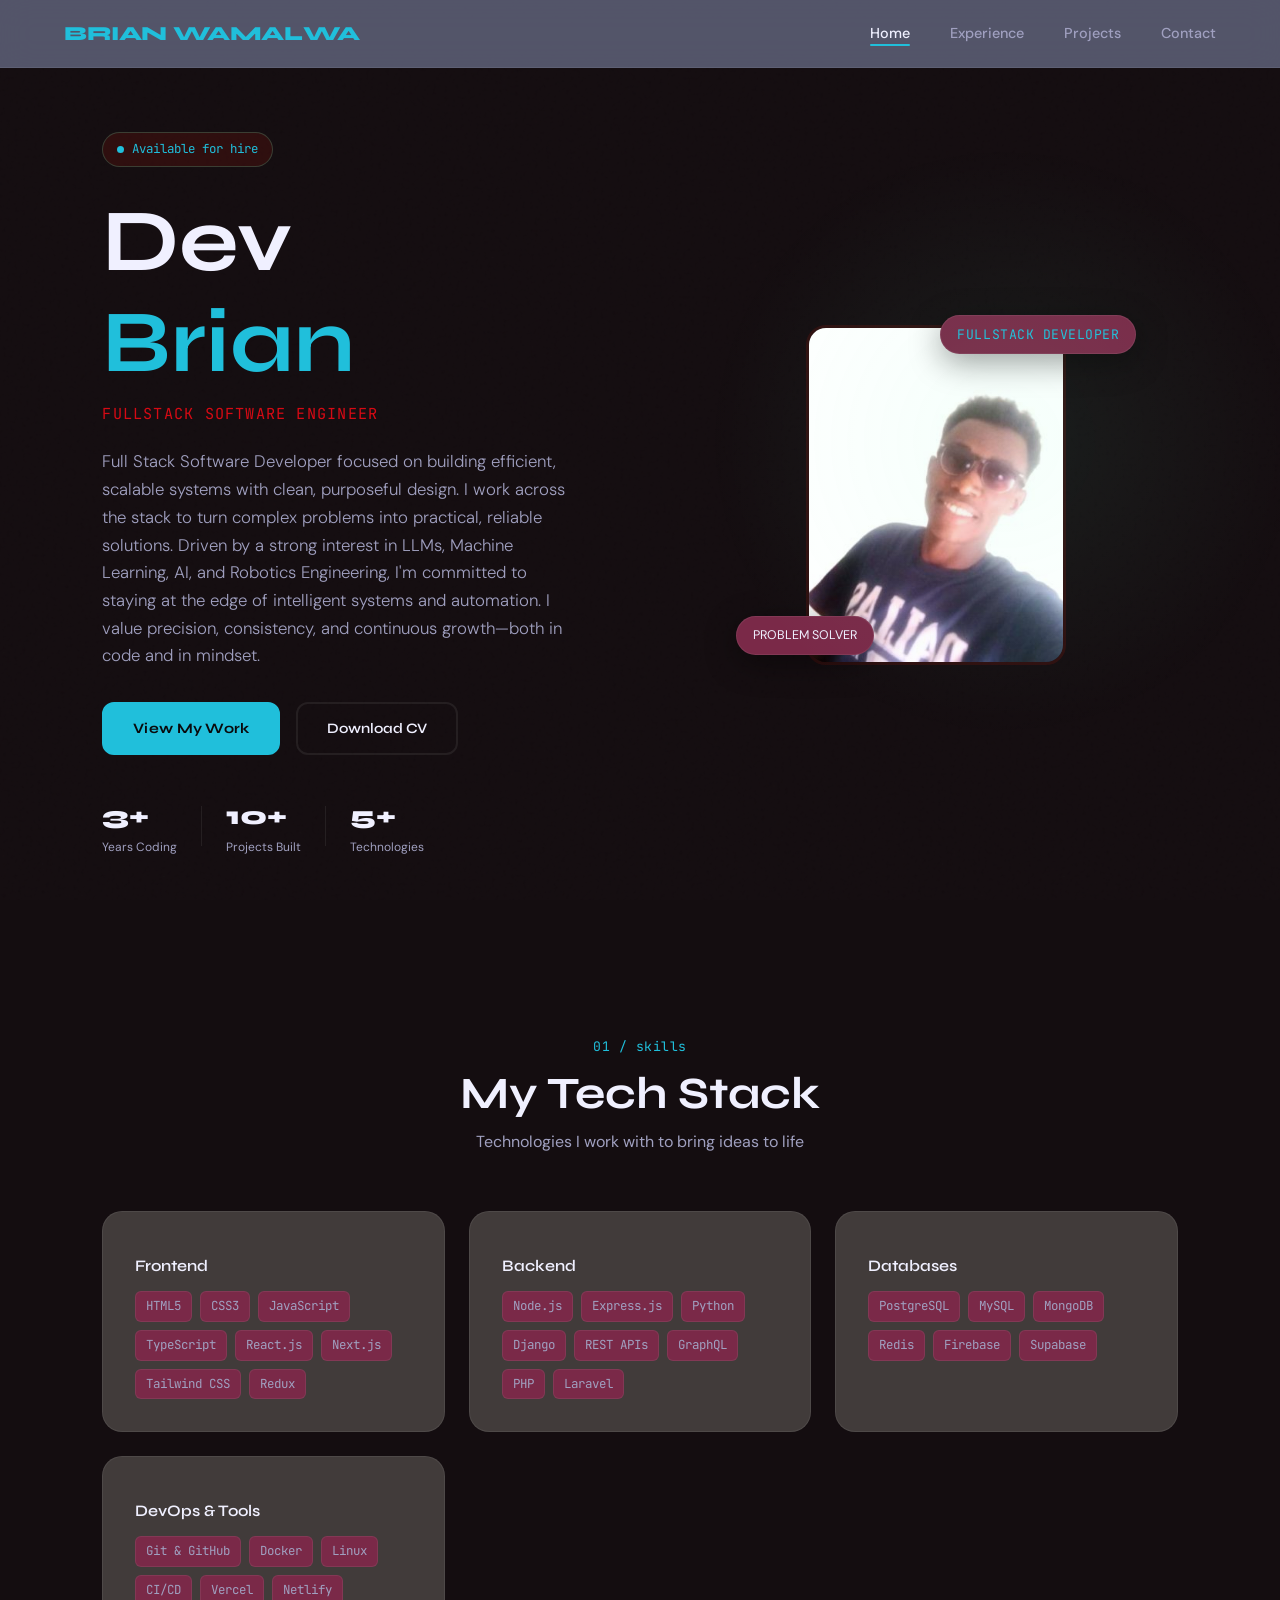
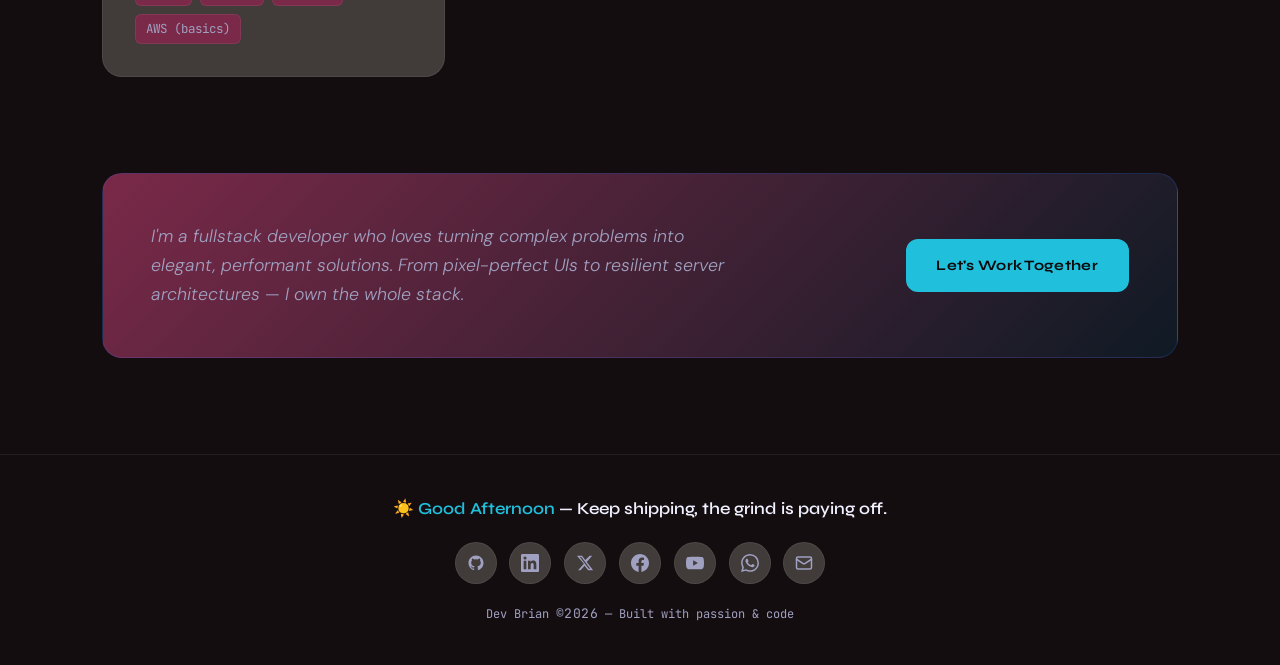
<file: index.html>
<!DOCTYPE html>
<html lang="en">

<head>
    <meta charset="UTF-8" />
    <meta name="viewport" content="width=device-width, initial-scale=1.0" />
    <title>Dev Brian | Fullstack Software Engineer</title>
    <link rel="preconnect" href="https://fonts.googleapis.com">
    <link rel="preconnect" href="https://fonts.gstatic.com" crossorigin>
    <link
        href="https://fonts.googleapis.com/css2?family=Syne:wght@400;600;700;800&family=DM+Sans:ital,wght@0,300;0,400;0,500;1,300&family=JetBrains+Mono:wght@400;500&display=swap"
        rel="stylesheet">
    <link rel="stylesheet" href="style.css">
</head>

<body>

    <!-- NAV -->
    <nav class="navbar">
        <div class="nav-brand">BRIAN WAMALWA</div>
        <button class="nav-toggle" id="navToggle" aria-label="Toggle menu">
            <span></span><span></span><span></span>
        </button>
        <ul class="nav-links" id="navLinks">
            <li><a href="index.html" class="active">Home</a></li>
            <li><a href="experience.html">Experience</a></li>
            <li><a href="projects.html">Projects</a></li>
            <li><a href="contact.html">Contact</a></li>
        </ul>
    </nav>

    <!-- HERO -->
    <section class="hero">
        <div class="hero-left">
            <div class="hero-tag"><span class="dot"></span> Available for hire</div>
            <h1 class="hero-name">Dev<br><span class="accent">Brian</span></h1>
            <p class="hero-title">Fullstack Software Engineer</p>
            <p class="hero-bio">
                <!-- UPDATE YOUR BIO HERE -->
                Full Stack Software Developer focused on building efficient, scalable systems with clean, purposeful
                design. I work
                across the stack to turn complex problems into practical, reliable solutions.

                Driven by a strong interest in LLMs, Machine Learning, AI, and Robotics Engineering, I'm committed to
                staying at the
                edge of intelligent systems and automation. I value precision, consistency, and continuous growth—both
                in code and in mindset.
            </p>
            <div class="hero-cta">
                <a href="projects.html" class="btn-primary">View My Work</a>
                <a href="public/resume.pdf" class="btn-outline" download>Download CV</a>
            </div>
            <div class="hero-stats">
                <div class="stat">
                    <span class="stat-num"><!-- UPDATE -->3+</span>
                    <span class="stat-label">Years Coding</span>
                </div>
                <div class="stat-divider"></div>
                <div class="stat">
                    <span class="stat-num"><!-- UPDATE -->10+</span>
                    <span class="stat-label">Projects Built</span>
                </div>
                <div class="stat-divider"></div>
                <div class="stat">
                    <span class="stat-num"><!-- UPDATE -->5+</span>
                    <span class="stat-label">Technologies</span>
                </div>
            </div>
        </div>
        <div class="hero-right">
            <div class="hero-img-wrap">

                <!-- REPLACE src WITH YOUR PHOTO -->
                <img src="public/brian.jpg" alt="Dev Brian" class="hero-img"
                    onerror="this.style.display='none';this.parentElement.querySelector('.hero-img-placeholder').style.display='flex'">
                <div class="hero-img-placeholder">DB</div>
            </div>
            <div class="floating-badge badge-1"><span class="mono">FULLSTACK DEVELOPER</span></div>
            <div class="floating-badge badge-2"> PROBLEM SOLVER</div>
        </div>
    </section>

    <!-- SKILLS -->
    <section class="skills-section" id="skills">
        <div class="section-header">
            <span class="section-label mono">01 / skills</span>
            <h2>My Tech Stack</h2>
            <p class="section-sub">Technologies I work with to bring ideas to life</p>
        </div>

        <div class="skills-grid">

            <div class="skill-card">
                <div class="skill-card-icon"></div>
                <h3>Frontend</h3>
                <div class="skill-tags">
                    <span>HTML5</span><span>CSS3</span><span>JavaScript</span>
                    <span>TypeScript</span><span>React.js</span><span>Next.js</span>
                    <span>Tailwind CSS</span><span>Redux</span>
                </div>
            </div>

            <div class="skill-card">
                <div class="skill-card-icon"></div>
                <h3>Backend</h3>
                <div class="skill-tags">
                    <span>Node.js</span><span>Express.js</span><span>Python</span>
                    <span>Django</span><span>REST APIs</span><span>GraphQL</span>
                    <span>PHP</span><span>Laravel</span>
                </div>
            </div>

            <div class="skill-card">
                <div class="skill-card-icon"></div>
                <h3>Databases</h3>
                <div class="skill-tags">
                    <span>PostgreSQL</span><span>MySQL</span><span>MongoDB</span>
                    <span>Redis</span><span>Firebase</span><span>Supabase</span>
                </div>
            </div>

            <div class="skill-card">
                <div class="skill-card-icon"></div>
                <h3>DevOps & Tools</h3>
                <div class="skill-tags">
                    <span>Git & GitHub</span><span>Docker</span><span>Linux</span>
                    <span>CI/CD</span><span>Vercel</span><span>Netlify</span>
                    <span>AWS (basics)</span>
                </div>
            </div>

        </div>
    </section>


    <!-- ABOUT STRIP -->
    <section class="about-strip">
        <div class="about-strip-inner">
            <p class="about-strip-text">
                <!-- UPDATE THIS BIO STRIP AS NEEDED -->
                I'm a fullstack developer who loves turning complex problems into elegant, performant solutions. From
                pixel-perfect UIs to resilient server architectures — I own the whole stack.
            </p>
            <a href="contact.html" class="btn-primary">Let's Work Together</a>
        </div>
    </section>

    <!-- FOOTER -->
    <footer class="footer">
        <p class="footer-greeting" id="footerGreeting"></p>
        <div class="footer-socials">
            <!-- UPDATE each href with your actual profile links -->
            <a href="https://github.com/Brisoft-ke" target="_blank" class="footer-social-link" title="GitHub">
                <svg width="18" height="18" viewBox="0 0 24 24" fill="currentColor">
                    <path
                        d="M12 2C6.477 2 2 6.477 2 12c0 4.418 2.865 8.166 6.839 9.489.5.092.682-.217.682-.482 0-.237-.009-.868-.013-1.703-2.782.604-3.369-1.342-3.369-1.342-.454-1.155-1.11-1.463-1.11-1.463-.908-.62.069-.608.069-.608 1.003.07 1.531 1.03 1.531 1.03.892 1.529 2.341 1.087 2.91.832.092-.647.35-1.088.636-1.338-2.22-.253-4.555-1.11-4.555-4.943 0-1.091.39-1.984 1.029-2.683-.103-.253-.446-1.27.098-2.647 0 0 .84-.269 2.75 1.025A9.564 9.564 0 0112 6.844a9.59 9.59 0 012.504.337c1.909-1.294 2.747-1.025 2.747-1.025.546 1.377.202 2.394.1 2.647.64.699 1.028 1.592 1.028 2.683 0 3.842-2.339 4.687-4.566 4.935.359.309.678.919.678 1.852 0 1.336-.012 2.415-.012 2.741 0 .267.18.578.688.48C19.138 20.163 22 16.418 22 12c0-5.523-4.477-10-10-10z" />
                </svg>
            </a>
            <a href="https://linkedin.com/in/dev-brian-3a4707363" target="_blank" class="footer-social-link"
                title="LinkedIn">
                <svg width="18" height="18" viewBox="0 0 24 24" fill="currentColor">
                    <path
                        d="M20.447 20.452h-3.554v-5.569c0-1.328-.027-3.037-1.852-3.037-1.853 0-2.136 1.445-2.136 2.939v5.667H9.351V9h3.414v1.561h.046c.477-.9 1.637-1.85 3.37-1.85 3.601 0 4.267 2.37 4.267 5.455v6.286zM5.337 7.433a2.062 2.062 0 01-2.063-2.065 2.064 2.064 0 112.063 2.065zm1.782 13.019H3.555V9h3.564v11.452zM22.225 0H1.771C.792 0 0 .774 0 1.729v20.542C0 23.227.792 24 1.771 24h20.451C23.2 24 24 23.227 24 22.271V1.729C24 .774 23.2 0 22.222 0h.003z" />
                </svg>
            </a>
            <a href="https://twitter.com/dev_brianke" target="_blank" class="footer-social-link" title="Twitter / X">
                <svg width="18" height="18" viewBox="0 0 24 24" fill="currentColor">
                    <path
                        d="M18.244 2.25h3.308l-7.227 8.26 8.502 11.24H16.17l-4.714-6.231-5.401 6.231H2.744l7.737-8.835L1.254 2.25H8.08l4.253 5.622zm-1.161 17.52h1.833L7.084 4.126H5.117z" />

                </svg>
                <a href="https://www.facebook.com/profile.php?id=100082407910620" target="_blank"
                    class="footer-social-link" title="Facebook">
                    <svg width="18" height="18" viewBox="0 0 24 24" fill="currentColor">
                        <path
                            d="M24 12.073c0-6.627-5.373-12-12-12s-12 5.373-12 12c0 5.994 4.388 10.954 10.125 11.854v-8.385H7.078v-3.47h3.047V9.43c0-3.007 1.792-4.669 4.533-4.669 1.312 0 2.686.235 2.686.235v2.953H15.83c-1.491 0-1.956.925-1.956 1.874v2.25h3.328l-.532 3.47h-2.796v8.385C19.612 23.027 24 18.062 24 12.073z" />
                    </svg> </a>
                <a href="http://www.youtube.com/@Devbrian254" target="_blank" class="footer-social-link"
                    title="YouTube">
                    <svg width="18" height="18" viewBox="0 0 24 24" fill="currentColor">
                        <path
                            d="M23.498 6.186a3.016 3.016 0 0 0-2.122-2.136C19.505 3.545 12 3.545 12 3.545s-7.505 0-9.377.505A3.017 3.017 0 0 0 .502 6.186C0 8.07 0 12 0 12s0 3.93.502 5.814a3.016 3.016 0 0 0 2.122 2.136c1.871.505 9.376.505 9.376.505s7.505 0 9.377-.505a3.015 3.015 0 0 0 2.122-2.136C24 15.93 24 12 24 12s0-3.93-.502-5.814zM9.545 15.568V8.432L15.818 12l-6.273 3.568z" />
                    </svg> </a>
            </a>
            <a href="https://wa.me/254721611767" target="_blank" class="footer-social-link" title="WhatsApp">
                <svg width="18" height="18" viewBox="0 0 24 24" fill="currentColor">
                    <path
                        d="M17.472 14.382c-.297-.149-1.758-.867-2.03-.967-.273-.099-.471-.148-.67.15-.197.297-.767.966-.94 1.164-.173.199-.347.223-.644.075-.297-.15-1.255-.463-2.39-1.475-.883-.788-1.48-1.761-1.653-2.059-.173-.297-.018-.458.13-.606.134-.133.298-.347.446-.52.149-.174.198-.298.298-.497.099-.198.05-.371-.025-.52-.075-.149-.669-1.612-.916-2.207-.242-.579-.487-.5-.669-.51-.173-.008-.371-.01-.57-.01-.198 0-.52.074-.792.372-.272.297-1.04 1.016-1.04 2.479 0 1.462 1.065 2.875 1.213 3.074.149.198 2.096 3.2 5.077 4.487.709.306 1.262.489 1.694.625.712.227 1.36.195 1.871.118.571-.085 1.758-.719 2.006-1.413.248-.694.248-1.289.173-1.413-.074-.124-.272-.198-.57-.347m-5.421 7.403h-.004a9.87 9.87 0 01-5.031-1.378l-.361-.214-3.741.982.998-3.648-.235-.374a9.86 9.86 0 01-1.51-5.26c.001-5.45 4.436-9.884 9.888-9.884 2.64 0 5.122 1.03 6.988 2.898a9.825 9.825 0 012.893 6.994c-.003 5.45-4.437 9.884-9.885 9.884m8.413-18.297A11.815 11.815 0 0012.05 0C5.495 0 .16 5.335.157 11.892c0 2.096.547 4.142 1.588 5.945L.057 24l6.305-1.654a11.882 11.882 0 005.683 1.448h.005c6.554 0 11.89-5.335 11.893-11.893a11.821 11.821 0 00-3.48-8.413z" />
                </svg>
            </a>
            <a href="mailto:wamalwabrian337@gmail.com" class="footer-social-link" title="Email">
                <svg width="18" height="18" viewBox="0 0 24 24" fill="none" stroke="currentColor" stroke-width="2"
                    stroke-linecap="round" stroke-linejoin="round">
                    <rect x="2" y="4" width="20" height="16" rx="2" />
                    <path d="m22 7-8.97 5.7a1.94 1.94 0 0 1-2.06 0L2 7" />
                </svg>
            </a>
        </div>
        <p class="footer-copy">Dev Brian <span class="mono">©2026</span> — Built with passion & code</p>
    </footer>

    <script src="main.js"></script>
</body>

</html>
</file>
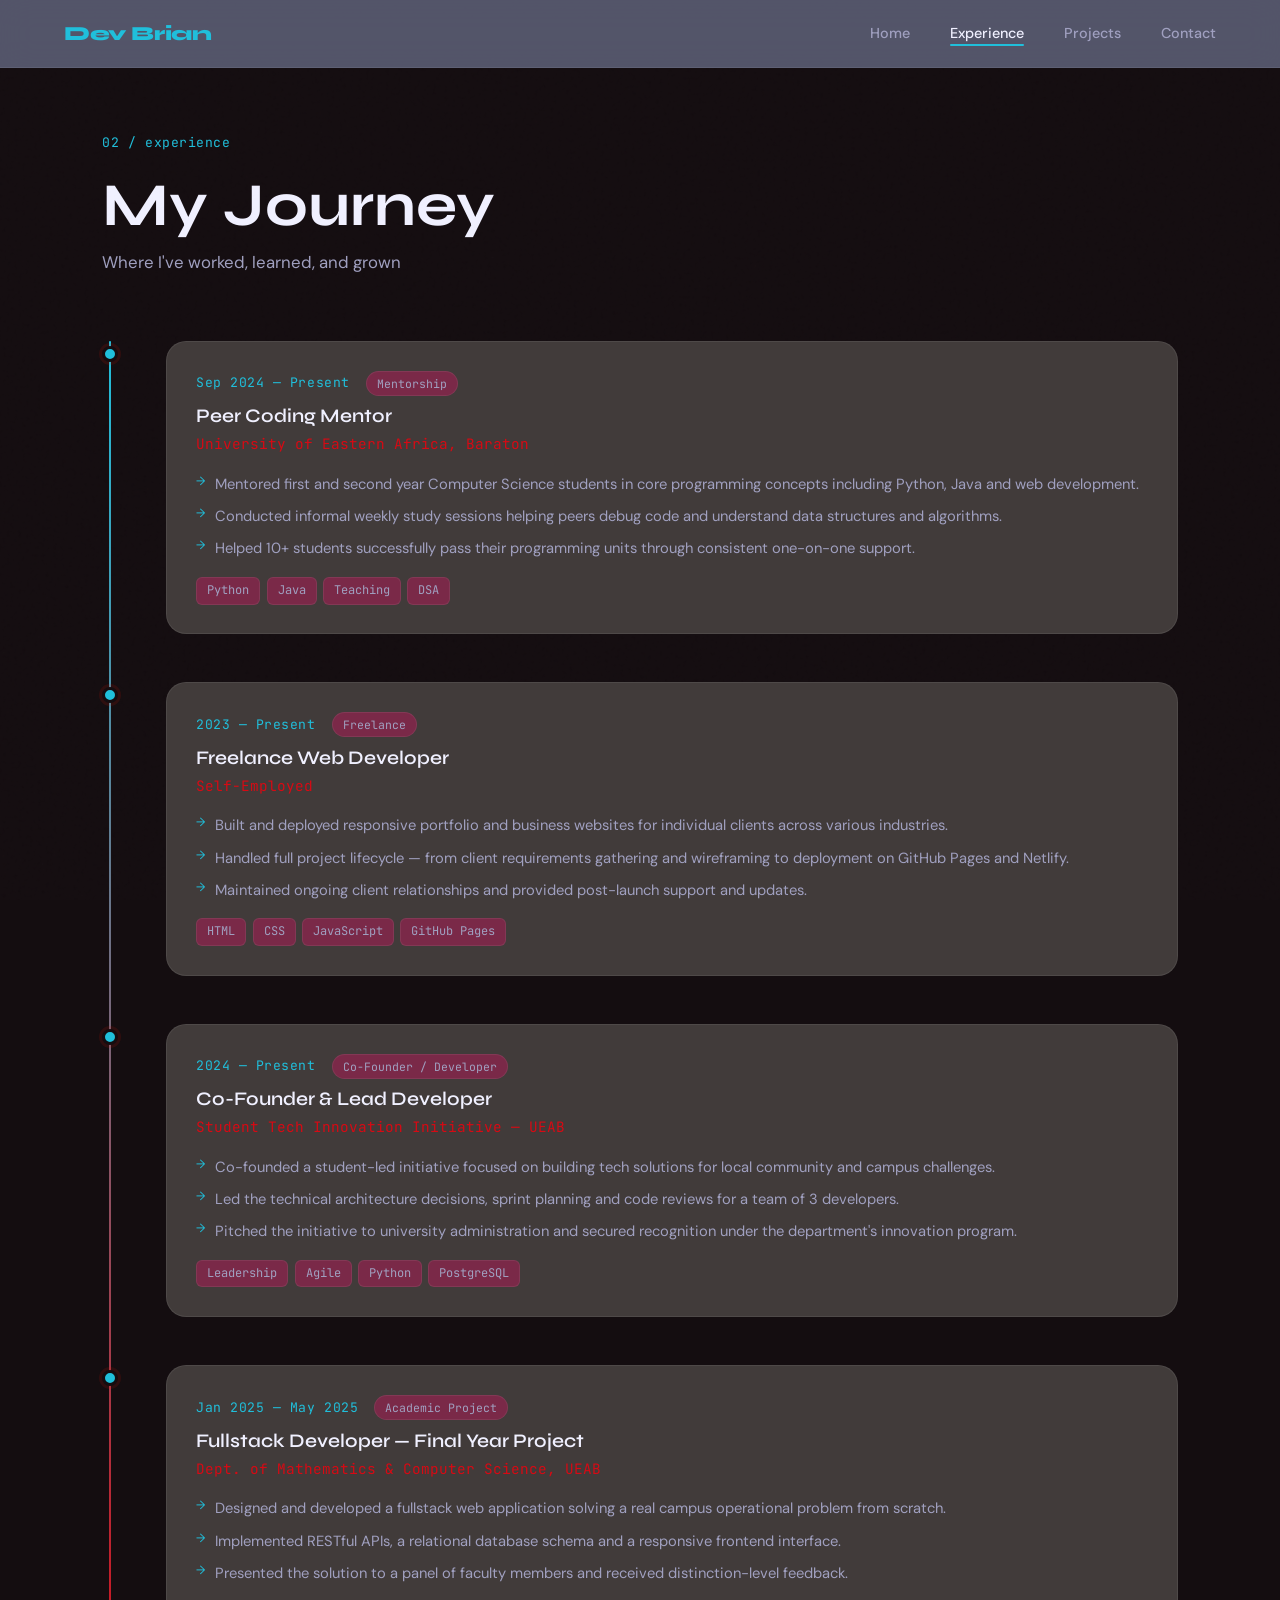
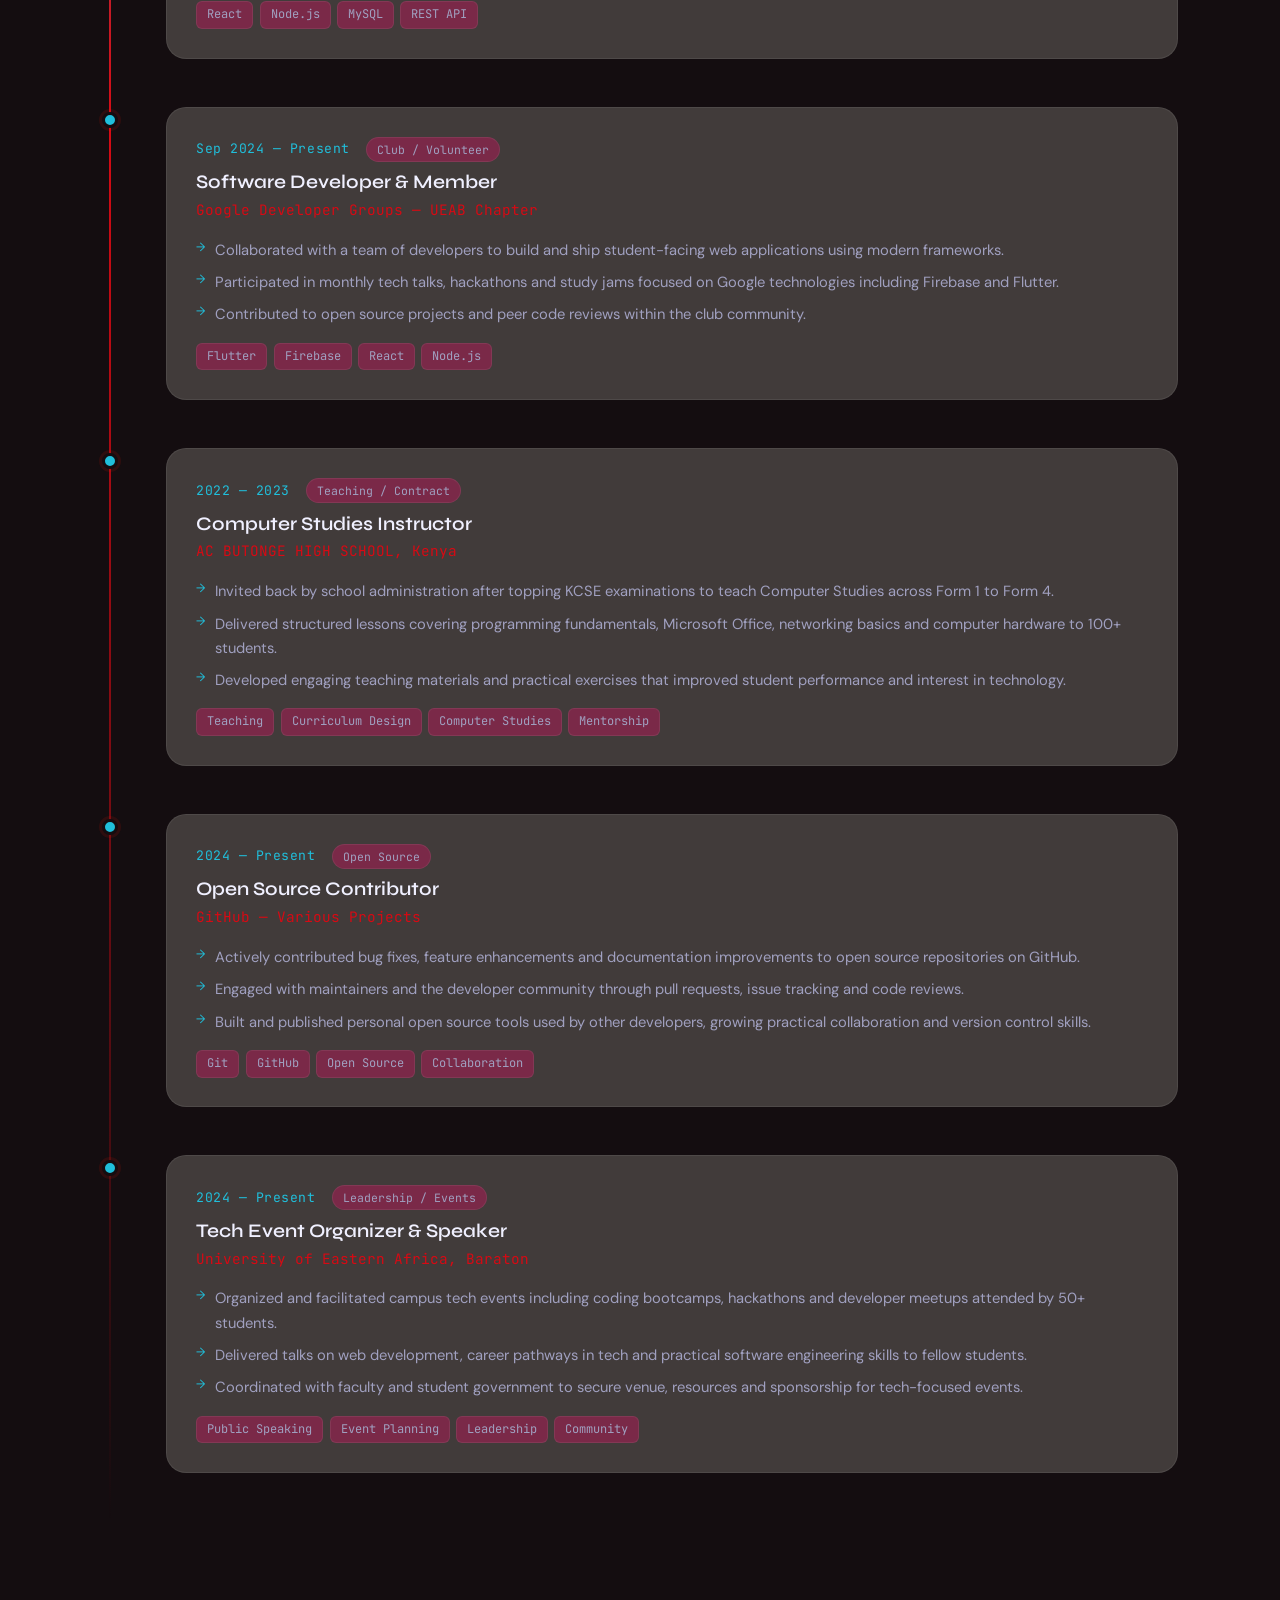
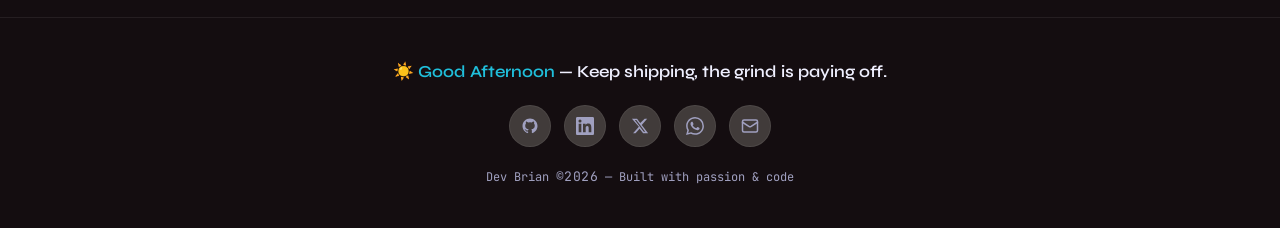
<file: experience.html>
<!DOCTYPE html>
<html lang="en">

<head>
    <meta charset="UTF-8" />
    <meta name="viewport" content="width=device-width, initial-scale=1.0" />
    <title>Dev Brian | Experience</title>
    <link rel="preconnect" href="https://fonts.googleapis.com">
    <link rel="preconnect" href="https://fonts.gstatic.com" crossorigin>
    <link
        href="https://fonts.googleapis.com/css2?family=Syne:wght@400;600;700;800&family=DM+Sans:ital,wght@0,300;0,400;0,500;1,300&family=JetBrains+Mono:wght@400;500&display=swap"
        rel="stylesheet">
    <link rel="stylesheet" href="style.css">
</head>

<body>

    <nav class="navbar">
        <div class="nav-brand">Dev Brian</div>
        <button class="nav-toggle" id="navToggle" aria-label="Toggle menu">
            <span></span><span></span><span></span>
        </button>
        <ul class="nav-links" id="navLinks">
            <li><a href="index.html">Home</a></li>
            <li><a href="experience.html" class="active">Experience</a></li>
            <li><a href="projects.html">Projects</a></li>
            <li><a href="contact.html">Contact</a></li>
        </ul>
    </nav>

    <div class="page-hero">
        <span class="section-label mono">02 / experience</span>
        <h1>My Journey</h1>
        <p>Where I've worked, learned, and grown</p>
    </div>

    <section class="experience-section">
        <div class="timeline">

            <!-- DUPLICATE THIS BLOCK TO ADD MORE EXPERIENCE -->
            <div class="timeline-item">
                <div class="timeline-dot"></div>
                <div class="timeline-content">
                    <div class="timeline-meta">
                        <span class="timeline-date mono">Sep 2024 — Present</span>
                        <span class="timeline-type">Mentorship</span>
                    </div>
                    <h3 class="timeline-role">Peer Coding Mentor</h3>
                    <p class="timeline-company">University of Eastern Africa, Baraton</p>
                    <ul class="timeline-bullets">
                        <li>Mentored first and second year Computer Science students in core programming concepts
                            including Python,
                            Java and web development.</li>
                        <li>Conducted informal weekly study sessions helping peers debug code and understand data
                            structures and
                            algorithms.</li>
                        <li>Helped 10+ students successfully pass their programming units through consistent one-on-one
                            support.
                        </li>
                    </ul>
                    <div class="timeline-tags">
                        <span>Python</span><span>Java</span><span>Teaching</span><span>DSA</span>
                    </div>
                </div>
            </div>
            <div class="timeline-item">
                <div class="timeline-dot"></div>
                <div class="timeline-content">
                    <div class="timeline-meta">
                        <span class="timeline-date mono">2023 — Present</span>
                        <span class="timeline-type">Freelance</span>
                    </div>
                    <h3 class="timeline-role">Freelance Web Developer</h3>
                    <p class="timeline-company">Self-Employed</p>
                    <ul class="timeline-bullets">
                        <li>Built and deployed responsive portfolio and business websites for individual clients across
                            various
                            industries.</li>
                        <li>Handled full project lifecycle — from client requirements gathering and wireframing to
                            deployment on
                            GitHub Pages and Netlify.</li>
                        <li>Maintained ongoing client relationships and provided post-launch support and updates.</li>
                    </ul>
                    <div class="timeline-tags">
                        <span>HTML</span><span>CSS</span><span>JavaScript</span><span>GitHub Pages</span>
                    </div>
                </div>
            </div>
            <div class="timeline-item">
                <div class="timeline-dot"></div>
                <div class="timeline-content">
                    <div class="timeline-meta">
                        <span class="timeline-date mono">2024 — Present</span>
                        <span class="timeline-type">Co-Founder / Developer</span>
                    </div>
                    <h3 class="timeline-role">Co-Founder & Lead Developer</h3>
                    <p class="timeline-company">Student Tech Innovation Initiative — UEAB</p>
                    <ul class="timeline-bullets">
                        <li>Co-founded a student-led initiative focused on building tech solutions for local community
                            and campus
                            challenges.</li>
                        <li>Led the technical architecture decisions, sprint planning and code reviews for a team of 3
                            developers.
                        </li>
                        <li>Pitched the initiative to university administration and secured recognition under the
                            department's
                            innovation program.</li>
                    </ul>
                    <div class="timeline-tags">
                        <span>Leadership</span><span>Agile</span><span>Python</span><span>PostgreSQL</span>
                    </div>
                </div>
            </div>
            <div class="timeline-item">
                <div class="timeline-dot"></div>
                <div class="timeline-content">
                    <div class="timeline-meta">
                        <span class="timeline-date mono">Jan 2025 — May 2025</span>
                        <span class="timeline-type">Academic Project</span>
                    </div>
                    <h3 class="timeline-role">Fullstack Developer — Final Year Project</h3>
                    <p class="timeline-company">Dept. of Mathematics & Computer Science, UEAB</p>
                    <ul class="timeline-bullets">
                        <li>Designed and developed a fullstack web application solving a real campus operational problem
                            from
                            scratch.</li>
                        <li>Implemented RESTful APIs, a relational database schema and a responsive frontend interface.
                        </li>
                        <li>Presented the solution to a panel of faculty members and received distinction-level
                            feedback.</li>
                    </ul>
                    <div class="timeline-tags">
                        <span>React</span><span>Node.js</span><span>MySQL</span><span>REST API</span>
                    </div>
                </div>
            </div>
            <div class="timeline-item">
                <div class="timeline-dot"></div>
                <div class="timeline-content">
                    <div class="timeline-meta">
                        <span class="timeline-date mono">Sep 2024 — Present</span>
                        <span class="timeline-type">Club / Volunteer</span>
                    </div>
                    <h3 class="timeline-role">Software Developer & Member</h3>
                    <p class="timeline-company">Google Developer Groups — UEAB Chapter</p>
                    <ul class="timeline-bullets">
                        <li>Collaborated with a team of developers to build and ship student-facing web applications
                            using modern
                            frameworks.</li>
                        <li>Participated in monthly tech talks, hackathons and study jams focused on Google technologies
                            including
                            Firebase and Flutter.</li>
                        <li>Contributed to open source projects and peer code reviews within the club community.</li>
                    </ul>
                    <div class="timeline-tags">
                        <span>Flutter</span><span>Firebase</span><span>React</span><span>Node.js</span>
                    </div>
                </div>
            </div>
            <div class="timeline-item">
                <div class="timeline-dot"></div>
                <div class="timeline-content">
                    <div class="timeline-meta">
                        <span class="timeline-date mono">2022 — 2023</span>
                        <span class="timeline-type">Teaching / Contract</span>
                    </div>
                    <h3 class="timeline-role">Computer Studies Instructor</h3>
                    <p class="timeline-company">AC BUTONGE HIGH SCHOOL, Kenya</p>
                    <ul class="timeline-bullets">
                        <li>Invited back by school administration after topping KCSE examinations to teach Computer
                            Studies across
                            Form 1 to Form 4.</li>
                        <li>Delivered structured lessons covering programming fundamentals, Microsoft Office, networking
                            basics and
                            computer hardware to 100+ students.</li>
                        <li>Developed engaging teaching materials and practical exercises that improved student
                            performance and
                            interest in technology.</li>
                    </ul>
                    <div class="timeline-tags">
                        <span>Teaching</span><span>Curriculum Design</span><span>Computer
                            Studies</span><span>Mentorship</span>
                    </div>
                </div>
            </div>
            <div class="timeline-item">
                <div class="timeline-dot"></div>
                <div class="timeline-content">
                    <div class="timeline-meta">
                        <span class="timeline-date mono">2024 — Present</span>
                        <span class="timeline-type">Open Source</span>
                    </div>
                    <h3 class="timeline-role">Open Source Contributor</h3>
                    <p class="timeline-company">GitHub — Various Projects</p>
                    <ul class="timeline-bullets">
                        <li>Actively contributed bug fixes, feature enhancements and documentation improvements to open
                            source
                            repositories on GitHub.</li>
                        <li>Engaged with maintainers and the developer community through pull requests, issue tracking
                            and code
                            reviews.</li>
                        <li>Built and published personal open source tools used by other developers, growing practical
                            collaboration
                            and version control skills.</li>
                    </ul>
                    <div class="timeline-tags">
                        <span>Git</span><span>GitHub</span><span>Open Source</span><span>Collaboration</span>
                    </div>
                </div>
            </div>

            <div class="timeline-item">
                <div class="timeline-dot"></div>
                <div class="timeline-content">
                    <div class="timeline-meta">
                        <span class="timeline-date mono">2024 — Present</span>
                        <span class="timeline-type">Leadership / Events</span>
                    </div>
                    <h3 class="timeline-role">Tech Event Organizer & Speaker</h3>
                    <p class="timeline-company">University of Eastern Africa, Baraton</p>
                    <ul class="timeline-bullets">
                        <li>Organized and facilitated campus tech events including coding bootcamps, hackathons and
                            developer
                            meetups attended by 50+ students.</li>
                        <li>Delivered talks on web development, career pathways in tech and practical software
                            engineering skills to
                            fellow students.</li>
                        <li>Coordinated with faculty and student government to secure venue, resources and sponsorship
                            for
                            tech-focused events.</li>
                    </ul>
                    <div class="timeline-tags">
                        <span>Public Speaking</span><span>Event
                            Planning</span><span>Leadership</span><span>Community</span>
                    </div>
                </div>
            </div>

        </div>
    </section>

    <footer class="footer">
        <p class="footer-greeting" id="footerGreeting"></p>
        <div class="footer-socials">
            <a href="https://github.com/Brisoft-ke" target="_blank" class="footer-social-link" title="GitHub">
                <svg width="18" height="18" viewBox="0 0 24 24" fill="currentColor">
                    <path
                        d="M12 2C6.477 2 2 6.477 2 12c0 4.418 2.865 8.166 6.839 9.489.5.092.682-.217.682-.482 0-.237-.009-.868-.013-1.703-2.782.604-3.369-1.342-3.369-1.342-.454-1.155-1.11-1.463-1.11-1.463-.908-.62.069-.608.069-.608 1.003.07 1.531 1.03 1.531 1.03.892 1.529 2.341 1.087 2.91.832.092-.647.35-1.088.636-1.338-2.22-.253-4.555-1.11-4.555-4.943 0-1.091.39-1.984 1.029-2.683-.103-.253-.446-1.27.098-2.647 0 0 .84-.269 2.75 1.025A9.564 9.564 0 0112 6.844a9.59 9.59 0 012.504.337c1.909-1.294 2.747-1.025 2.747-1.025.546 1.377.202 2.394.1 2.647.64.699 1.028 1.592 1.028 2.683 0 3.842-2.339 4.687-4.566 4.935.359.309.678.919.678 1.852 0 1.336-.012 2.415-.012 2.741 0 .267.18.578.688.48C19.138 20.163 22 16.418 22 12c0-5.523-4.477-10-10-10z" />
                </svg>
            </a>
            <a href="https://linkedin.com/in/dev-brian-3a4707363" target="_blank" class="footer-social-link"
                title="LinkedIn">
                <svg width="18" height="18" viewBox="0 0 24 24" fill="currentColor">
                    <path
                        d="M20.447 20.452h-3.554v-5.569c0-1.328-.027-3.037-1.852-3.037-1.853 0-2.136 1.445-2.136 2.939v5.667H9.351V9h3.414v1.561h.046c.477-.9 1.637-1.85 3.37-1.85 3.601 0 4.267 2.37 4.267 5.455v6.286zM5.337 7.433a2.062 2.062 0 01-2.063-2.065 2.064 2.064 0 112.063 2.065zm1.782 13.019H3.555V9h3.564v11.452zM22.225 0H1.771C.792 0 0 .774 0 1.729v20.542C0 23.227.792 24 1.771 24h20.451C23.2 24 24 23.227 24 22.271V1.729C24 .774 23.2 0 22.222 0h.003z" />
                </svg>
            </a>
            <a href="https://twitter.com/dev_brianke" target="_blank" class="footer-social-link" title="Twitter / X">
                <svg width="18" height="18" viewBox="0 0 24 24" fill="currentColor">
                    <path
                        d="M18.244 2.25h3.308l-7.227 8.26 8.502 11.24H16.17l-4.714-6.231-5.401 6.231H2.744l7.737-8.835L1.254 2.25H8.08l4.253 5.622zm-1.161 17.52h1.833L7.084 4.126H5.117z" />
                </svg>
            </a>
            <a href="https://wa.me/254721611767" target="_blank" class="footer-social-link" title="WhatsApp">
                <svg width="18" height="18" viewBox="0 0 24 24" fill="currentColor">
                    <path
                        d="M17.472 14.382c-.297-.149-1.758-.867-2.03-.967-.273-.099-.471-.148-.67.15-.197.297-.767.966-.94 1.164-.173.199-.347.223-.644.075-.297-.15-1.255-.463-2.39-1.475-.883-.788-1.48-1.761-1.653-2.059-.173-.297-.018-.458.13-.606.134-.133.298-.347.446-.52.149-.174.198-.298.298-.497.099-.198.05-.371-.025-.52-.075-.149-.669-1.612-.916-2.207-.242-.579-.487-.5-.669-.51-.173-.008-.371-.01-.57-.01-.198 0-.52.074-.792.372-.272.297-1.04 1.016-1.04 2.479 0 1.462 1.065 2.875 1.213 3.074.149.198 2.096 3.2 5.077 4.487.709.306 1.262.489 1.694.625.712.227 1.36.195 1.871.118.571-.085 1.758-.719 2.006-1.413.248-.694.248-1.289.173-1.413-.074-.124-.272-.198-.57-.347m-5.421 7.403h-.004a9.87 9.87 0 01-5.031-1.378l-.361-.214-3.741.982.998-3.648-.235-.374a9.86 9.86 0 01-1.51-5.26c.001-5.45 4.436-9.884 9.888-9.884 2.64 0 5.122 1.03 6.988 2.898a9.825 9.825 0 012.893 6.994c-.003 5.45-4.437 9.884-9.885 9.884m8.413-18.297A11.815 11.815 0 0012.05 0C5.495 0 .16 5.335.157 11.892c0 2.096.547 4.142 1.588 5.945L.057 24l6.305-1.654a11.882 11.882 0 005.683 1.448h.005c6.554 0 11.89-5.335 11.893-11.893a11.821 11.821 0 00-3.48-8.413z" />
                </svg>
            </a>
            <a href="mailto:wamalwabrian337@gmail.com" class="footer-social-link" title="Email">
                <svg width="18" height="18" viewBox="0 0 24 24" fill="none" stroke="currentColor" stroke-width="2"
                    stroke-linecap="round" stroke-linejoin="round">
                    <rect x="2" y="4" width="20" height="16" rx="2" />
                    <path d="m22 7-8.97 5.7a1.94 1.94 0 0 1-2.06 0L2 7" />
                </svg>
            </a>
        </div>
        <p class="footer-copy">Dev Brian <span class="mono">©2026</span> — Built with passion & code</p>
    </footer>

    <script src="main.js"></script>
</body>

</html>
</file>
<file: style.css>
/* ============================================================
   DEV BRIAN PORTFOLIO — style.css
   Dark theme · Syne + DM Sans + JetBrains Mono
   ============================================================ */

/* ---------- RESET & VARIABLES ---------- */
*,
*::before,
*::after {
    box-sizing: border-box;
    margin: 0;
    padding: 0;
}

:root {
    /* ── Backgrounds ── */
    --bg: #140d10;
    --bg2: #413b3a;
    --bg3: #7a2948;
    --border: rgba(255, 255, 255, 0.07);

    /* ── Text ── */
    --text: #f0f0ff;
    --text-muted: #a0a0c0;

    /* ── Accents ── */
    --accent: #20bfdb;
    --accent2: #d60a14;
    --accent-dim: rgba(236, 26, 11, 0.12);
    --accent-cyan: #05c2e7;

    /* ── Unchanged ── */
    --font-display: 'Syne', sans-serif;
    --font-body: 'DM Sans', sans-serif;
    --font-mono: 'JetBrains Mono', monospace;
    --radius: 12px;
    --radius-lg: 20px;
    --nav-h: 68px;
    --transition: 0.3s cubic-bezier(0.4, 0, 0.2, 1);
}


html {
    scroll-behavior: smooth;
}

body {
    background: var(--bg);
    color: var(--text);
    font-family: var(--font-body);
    font-size: 16px;
    line-height: 1.65;
    min-height: 100vh;
    overflow-x: hidden;
}

/* noise grain overlay */
body::before {
    content: '';
    position: fixed;
    inset: 0;
    background-image: url("data:image/svg+xml,%3Csvg viewBox='0 0 256 256' xmlns='http://www.w3.org/2000/svg'%3E%3Cfilter id='n'%3E%3CfeTurbulence type='fractalNoise' baseFrequency='0.9' numOctaves='4' stitchTiles='stitch'/%3E%3C/filter%3E%3Crect width='100%25' height='100%25' filter='url(%23n)' opacity='0.03'/%3E%3C/svg%3E");
    pointer-events: none;
    z-index: 0;
    opacity: 0.5;
}

/* ---------- TYPOGRAPHY ---------- */
h1,
h2,
h3 {
    font-family: var(--font-display);
    font-weight: 700;
    line-height: 1.15;
}

h1 {
    font-size: clamp(2.8rem, 7vw, 5.5rem);
}

h2 {
    font-size: clamp(1.8rem, 4vw, 2.8rem);
}

h3 {
    font-size: 1.15rem;
    font-weight: 600;
}

.mono {
    font-family: var(--font-mono);
    font-size: 0.82rem;
    letter-spacing: 0.04em;
}

.accent {
    color: var(--accent);
}

a {
    color: inherit;
    text-decoration: none;
}

/* ---------- NAVBAR ---------- */
.navbar {
    position: fixed;
    top: 0;
    left: 0;
    right: 0;
    z-index: 100;
    display: flex;
    align-items: center;
    justify-content: space-between;
    height: var(--nav-h);
    padding: 0 clamp(1.5rem, 5vw, 4rem);
    background: rgba(94, 98, 121, 0.85);
    backdrop-filter: blur(16px);
    border-bottom: 1px solid var(--border);
}

.nav-brand {
    font-family: var(--font-display);
    font-weight: 800;
    font-size: 1.25rem;
    color: var(--accent);
    letter-spacing: -0.02em;
}

.nav-links {
    list-style: none;
    display: flex;
    gap: 2.5rem;
}

.nav-links a {
    font-size: 0.9rem;
    font-weight: 500;
    color: var(--text-muted);
    position: relative;
    transition: color var(--transition);
}

.nav-links a::after {
    content: '';
    position: absolute;
    bottom: -4px;
    left: 0;
    width: 0;
    height: 2px;
    background: var(--accent);
    transition: width var(--transition);
    border-radius: 2px;
}

.nav-links a:hover,
.nav-links a.active {
    color: var(--text);
}

.nav-links a:hover::after,
.nav-links a.active::after {
    width: 100%;
}

.nav-toggle {
    display: none;
    flex-direction: column;
    gap: 5px;
    background: none;
    border: none;
    cursor: pointer;
    padding: 4px;
}

.nav-toggle span {
    display: block;
    width: 24px;
    height: 2px;
    background: var(--text);
    border-radius: 2px;
    transition: var(--transition);
}

/* ---------- HERO ---------- */
.hero {
    min-height: 100vh;
    padding: calc(var(--nav-h) + 4rem) clamp(1.5rem, 8vw, 8rem) 5rem;
    display: flex;
    align-items: center;
    gap: 4rem;
    position: relative;
}

/* radial glow behind hero */
.hero::after {
    content: '';
    position: absolute;
    top: 15%;
    left: 55%;
    width: 600px;
    height: 600px;
    background: radial-gradient(circle, rgba(110, 255, 194, 0.07) 0%, transparent 70%);
    pointer-events: none;
}

.hero-left {
    flex: 1;
    max-width: 600px;
}

.hero-right {
    flex: 0 0 340px;
    position: relative;
    display: flex;
    justify-content: center;
}

.hero-tag {
    display: inline-flex;
    align-items: center;
    gap: 8px;
    background: var(--accent-dim);
    border: 1px solid rgba(110, 255, 194, 0.2);
    border-radius: 100px;
    padding: 6px 14px;
    font-size: 0.78rem;
    font-family: var(--font-mono);
    color: var(--accent);
    margin-bottom: 1.5rem;
    animation: fadeUp 0.6s ease both;
}

.dot {
    width: 7px;
    height: 7px;
    border-radius: 50%;
    background: var(--accent);
    animation: pulse 2s ease infinite;
}

@keyframes pulse {

    0%,
    100% {
        opacity: 1;
        transform: scale(1);
    }

    50% {
        opacity: 0.4;
        transform: scale(0.7);
    }
}

.hero-name {
    animation: fadeUp 0.7s 0.1s ease both;
    margin-bottom: 0.5rem;
}

.hero-title {
    font-family: var(--font-mono);
    font-size: 0.95rem;
    color: var(--accent2);
    letter-spacing: 0.08em;
    text-transform: uppercase;
    margin-bottom: 1.4rem;
    animation: fadeUp 0.7s 0.2s ease both;
}

.hero-bio {
    font-size: 1.05rem;
    color: var(--text-muted);
    max-width: 480px;
    margin-bottom: 2rem;
    font-weight: 300;
    animation: fadeUp 0.7s 0.3s ease both;
}

.hero-cta {
    display: flex;
    gap: 1rem;
    flex-wrap: wrap;
    margin-bottom: 2.5rem;
    animation: fadeUp 0.7s 0.4s ease both;
}

.btn-primary {
    display: inline-block;
    background: var(--accent);
    color: #0a0a0c;
    font-family: var(--font-display);
    font-weight: 700;
    font-size: 0.9rem;
    padding: 0.8rem 1.8rem;
    border-radius: var(--radius);
    transition: var(--transition);
    letter-spacing: 0.02em;
    border: 2px solid var(--accent);
}

.btn-primary:hover {
    background: transparent;
    color: var(--accent);
    transform: translateY(-2px);
    box-shadow: 0 8px 30px rgba(110, 255, 194, 0.15);
}

.btn-outline {
    display: inline-block;
    background: transparent;
    color: var(--text);
    font-family: var(--font-display);
    font-weight: 600;
    font-size: 0.9rem;
    padding: 0.8rem 1.8rem;
    border-radius: var(--radius);
    border: 2px solid var(--border);
    transition: var(--transition);
}

.btn-outline:hover {
    border-color: var(--accent);
    color: var(--accent);
    transform: translateY(-2px);
}

.hero-stats {
    display: flex;
    align-items: center;
    gap: 1.5rem;
    animation: fadeUp 0.7s 0.5s ease both;
}

.stat {
    display: flex;
    flex-direction: column;
}

.stat-num {
    font-family: var(--font-display);
    font-size: 1.6rem;
    font-weight: 800;
    color: var(--text);
}

.stat-label {
    font-size: 0.75rem;
    color: var(--text-muted);
}

.stat-divider {
    width: 1px;
    height: 40px;
    background: var(--border);
}

/* Hero image */
.hero-img-wrap {
    position: relative;
    width: 260px;
    height: 340px;
    /* taller to fit portrait photo */
    animation: fadeUp 0.8s 0.3s ease both;
}

.hero-img {
    width: 260px;
    height: 340px;
    border-radius: 20px;
    object-fit: cover;
    object-position: top center;
    display: block;
    border: 3px solid var(--accent-dim);
    transition: transform 0.3s ease;
}

.hero-img:hover {
    transform: scale(1.05);
}

.hero-img-placeholder {
    width: 260px;
    height: 260px;
    border-radius: 20px;
    background: var(--bg3);
    border: 3px solid var(--border);
    display: none;
    align-items: center;
    justify-content: center;
    font-family: var(--font-display);
    font-size: 3rem;
    font-weight: 800;
    color: var(--accent);
}


.floating-badge {
    position: absolute;
    background: var(--bg3);
    border: 1px solid var(--border);
    border-radius: 100px;
    padding: 8px 16px;
    font-size: 0.78rem;
    white-space: nowrap;
    box-shadow: 0 8px 32px rgba(0, 0, 0, 0.4);
}

.badge-1 {
    top: -10px;
    right: -30px;
    color: var(--accent);
    animation: float1 4s ease-in-out infinite;
}

.badge-2 {
    bottom: 10px;
    left: -30px;
    animation: float2 4s 1s ease-in-out infinite;
}

@keyframes float1 {

    0%,
    100% {
        transform: translateY(0)
    }

    50% {
        transform: translateY(-10px)
    }
}

@keyframes float2 {

    0%,
    100% {
        transform: translateY(0)
    }

    50% {
        transform: translateY(8px)
    }
}

/* ---------- SECTION COMMONS ---------- */
.section-header {
    text-align: center;
    margin-bottom: 3.5rem;
}

.section-label {
    display: inline-block;
    color: var(--accent);
    margin-bottom: 0.6rem;
}

.section-sub {
    color: var(--text-muted);
    margin-top: 0.6rem;
    font-size: 1rem;
}

/* ---------- SKILLS SECTION ---------- */
.skills-section {
    padding: 6rem clamp(1.5rem, 8vw, 8rem);
    position: relative;
}

.skills-grid {
    display: grid;
    grid-template-columns: repeat(auto-fit, minmax(260px, 1fr));
    gap: 1.5rem;
}

.skill-card {
    background: var(--bg2);
    border: 1px solid var(--border);
    border-radius: var(--radius-lg);
    padding: 2rem;
    transition: var(--transition);
    position: relative;
    overflow: hidden;
}

.skill-card::before {
    content: '';
    position: absolute;
    inset: 0;
    background: linear-gradient(135deg, rgba(110, 255, 194, 0.04) 0%, transparent 60%);
    opacity: 0;
    transition: var(--transition);
}

.skill-card:hover {
    border-color: rgba(110, 255, 194, 0.25);
    transform: translateY(-4px);
}

.skill-card:hover::before {
    opacity: 1;
}

.skill-card-icon {
    font-size: 1.8rem;
    margin-bottom: 0.8rem;
}

.skill-card h3 {
    margin-bottom: 1rem;
    font-size: 1rem;
    color: var(--text);
}

.skill-tags {
    display: flex;
    flex-wrap: wrap;
    gap: 0.5rem;
}

.skill-tags span {
    background: var(--bg3);
    border: 1px solid var(--border);
    border-radius: 6px;
    padding: 4px 10px;
    font-size: 0.78rem;
    font-family: var(--font-mono);
    color: var(--text-muted);
    transition: var(--transition);
}

.skill-card:hover .skill-tags span {
    border-color: rgba(110, 255, 194, 0.15);
    color: var(--text);
}

/* ---------- ABOUT STRIP ---------- */
.about-strip {
    margin: 0 clamp(1.5rem, 8vw, 8rem) 6rem;
    background: linear-gradient(135deg, var(--bg3) 0%, #0f1a24 100%);
    border: 1px solid rgba(61, 107, 250, 0.2);
    border-radius: var(--radius-lg);
    padding: 3rem;
}

.about-strip-inner {
    display: flex;
    align-items: center;
    justify-content: space-between;
    gap: 2rem;
    flex-wrap: wrap;
}

.about-strip-text {
    font-size: 1.1rem;
    color: var(--text-muted);
    max-width: 600px;
    font-style: italic;
    font-weight: 300;
}

/* ---------- PAGE HERO (inner pages) ---------- */
.page-hero {
    padding: calc(var(--nav-h) + 4rem) clamp(1.5rem, 8vw, 8rem) 3rem;
    display: flex;
    flex-direction: column;
    gap: 0.5rem;
}

.page-hero h1 {
    font-size: clamp(2.2rem, 5vw, 3.8rem);
}

.page-hero p {
    color: var(--text-muted);
    font-size: 1.05rem;
}

/* ---------- EXPERIENCE / TIMELINE ---------- */
.experience-section {
    padding: 1rem clamp(1.5rem, 8vw, 8rem) 6rem;
}

.timeline {
    position: relative;
    padding-left: 2rem;
}

.timeline::before {
    content: '';
    position: absolute;
    left: 7px;
    top: 0;
    bottom: 0;
    width: 2px;
    background: linear-gradient(to bottom, var(--accent), var(--accent2), transparent);
    border-radius: 2px;
}

.timeline-item {
    position: relative;
    padding-bottom: 3rem;
    padding-left: 2rem;
}

.timeline-dot {
    position: absolute;
    left: -2rem;
    top: 5px;
    width: 16px;
    height: 16px;
    border-radius: 50%;
    background: var(--accent);
    border: 3px solid var(--bg);
    box-shadow: 0 0 0 3px var(--accent-dim);
}

.timeline-content {
    background: var(--bg2);
    border: 1px solid var(--border);
    border-radius: var(--radius-lg);
    padding: 1.8rem;
    transition: var(--transition);
}

.timeline-content:hover {
    border-color: rgba(29, 4, 58, 0.2);
    transform: translateX(4px);
}

.timeline-meta {
    display: flex;
    gap: 1rem;
    align-items: center;
    margin-bottom: 0.6rem;
    flex-wrap: wrap;
}

.timeline-date {
    color: var(--accent);
}

.timeline-type {
    background: var(--bg3);
    border: 1px solid var(--border);
    padding: 2px 10px;
    border-radius: 100px;
    font-size: 0.72rem;
    color: var(--text-muted);
    font-family: var(--font-mono);
}

.timeline-role {
    font-size: 1.2rem;
    margin-bottom: 0.3rem;
    font-family: var(--font-display);
}

.timeline-company {
    color: var(--accent2);
    font-size: 0.9rem;
    margin-bottom: 1rem;
    font-family: var(--font-mono);
}

.timeline-bullets {
    list-style: none;
    display: flex;
    flex-direction: column;
    gap: 0.5rem;
    margin-bottom: 1rem;
}

.timeline-bullets li {
    color: var(--text-muted);
    font-size: 0.92rem;
    padding-left: 1.2rem;
    position: relative;
}

.timeline-bullets li::before {
    content: '→';
    position: absolute;
    left: 0;
    color: var(--accent);
    font-size: 0.75rem;
}

.timeline-tags {
    display: flex;
    flex-wrap: wrap;
    gap: 0.4rem;
}

.timeline-tags span {
    background: var(--bg3);
    border: 1px solid var(--border);
    padding: 3px 10px;
    border-radius: 6px;
    font-size: 0.75rem;
    font-family: var(--font-mono);
    color: var(--text-muted);
}

/* ---------- PROJECTS ---------- */
.projects-section {
    padding: 1rem clamp(1.5rem, 8vw, 8rem) 6rem;
}

.filter-bar {
    display: flex;
    gap: 0.6rem;
    flex-wrap: wrap;
    margin-bottom: 2.5rem;
}

.filter-btn {
    background: var(--bg2);
    border: 1px solid var(--border);
    border-radius: 100px;
    padding: 6px 18px;
    font-size: 0.82rem;
    font-family: var(--font-mono);
    color: var(--text-muted);
    cursor: pointer;
    transition: var(--transition);
}

.filter-btn:hover,
.filter-btn.active {
    background: var(--accent-dim);
    border-color: var(--accent);
    color: var(--accent);
}

.projects-grid {
    display: grid;
    grid-template-columns: repeat(auto-fill, minmax(320px, 1fr));
    gap: 1.8rem;
}

.project-card {
    background: var(--bg2);
    border: 1px solid var(--border);
    border-radius: var(--radius-lg);
    overflow: hidden;
    transition: var(--transition);
}

.project-card:hover {
    border-color: rgba(81, 238, 172, 0.2);
    transform: translateY(-6px);
    box-shadow: 0 20px 60px rgba(0, 0, 0, 0.4);
}

.project-img-wrap {
    position: relative;
    overflow: hidden;
    height: 200px;
    background: var(--bg3);
}

.project-img-wrap img {
    width: 100%;
    height: 100%;
    object-fit: cover;
    display: block;
    transition: transform 0.5s ease;
}

.project-card:hover .project-img-wrap img {
    transform: scale(1.05);
}

.project-img-wrap.no-img {
    display: flex;
    align-items: center;
    justify-content: center;
    font-family: var(--font-mono);
    color: var(--text-muted);
    font-size: 0.8rem;
}

.project-img-wrap.no-img::after {
    content: 'No preview';
}

.project-overlay {
    position: absolute;
    inset: 0;
    background: rgba(10, 10, 12, 0.85);
    display: flex;
    align-items: center;
    justify-content: center;
    gap: 1rem;
    opacity: 0;
    transition: var(--transition);
}

.project-card:hover .project-overlay {
    opacity: 1;
}

.project-link,
.project-link-gh {
    padding: 8px 16px;
    border-radius: var(--radius);
    font-size: 0.82rem;
    font-family: var(--font-mono);
    transition: var(--transition);
}

.project-link {
    background: var(--accent);
    color: #1c1c8a;
    font-weight: 600;
}

.project-link:hover {
    background: #fff;
}

.project-link-gh {
    background: var(--bg3);
    color: var(--text);
    border: 1px solid var(--border);
}

.project-link-gh:hover {
    border-color: var(--accent);
    color: var(--accent);
}

.project-info {
    padding: 1.5rem;
}

.project-meta {
    display: flex;
    justify-content: space-between;
    align-items: center;
    margin-bottom: 0.6rem;
}

.project-cat {
    color: var(--accent);
}

.project-year {
    color: var(--text-muted);
}

.project-info h3 {
    margin-bottom: 0.5rem;
}

.project-info p {
    font-size: 0.9rem;
    color: var(--text-muted);
    margin-bottom: 1rem;
}

.project-stack {
    display: flex;
    flex-wrap: wrap;
    gap: 0.4rem;
}

.project-stack span {
    background: var(--bg3);
    border: 1px solid var(--border);
    padding: 3px 10px;
    border-radius: 6px;
    font-size: 0.75rem;
    font-family: var(--font-mono);
    color: var(--text-muted);
}

/* ---------- CONTACT ---------- */
.contact-section {
    padding: 1rem clamp(1.5rem, 8vw, 8rem) 6rem;
}

.contact-grid {
    display: grid;
    grid-template-columns: 1fr 1.4fr;
    gap: 4rem;
    align-items: start;
}

.contact-info h2 {
    margin-bottom: 1rem;
}

.contact-sub {
    color: var(--text-muted);
    margin-bottom: 2rem;
    font-size: 1rem;
}

.contact-links {
    display: flex;
    flex-direction: column;
    gap: 1rem;
}

.contact-item {
    display: flex;
    align-items: center;
    gap: 1rem;
    background: var(--bg2);
    border: 1px solid var(--border);
    border-radius: var(--radius);
    padding: 1rem 1.2rem;
    transition: var(--transition);
}

.contact-item:hover {
    border-color: rgba(23, 190, 8, 0.25);
    transform: translateX(4px);
}

.contact-icon {
    font-size: 1.4rem;
}

.contact-item-label {
    display: block;
    color: var(--accent);
    margin-bottom: 2px;
}

.contact-item-value {
    color: var(--text-muted);
    font-size: 0.9rem;
}

/* Contact form */
.contact-form {
    display: flex;
    flex-direction: column;
    gap: 1.2rem;
}

.form-group {
    display: flex;
    flex-direction: column;
    gap: 0.4rem;
}

.form-group label {
    font-size: 0.82rem;
    color: var(--text-muted);
    font-family: var(--font-mono);
    letter-spacing: 0.04em;
}

.form-group input,
.form-group textarea {
    background: var(--bg2);
    border: 1px solid var(--border);
    border-radius: var(--radius);
    padding: 0.85rem 1rem;
    color: var(--text);
    font-family: var(--font-body);
    font-size: 0.95rem;
    transition: var(--transition);
    outline: none;
    resize: vertical;
}

.form-group input:focus,
.form-group textarea:focus {
    border-color: var(--accent);
    box-shadow: 0 0 0 3px var(--accent-dim);
}

.form-group input::placeholder,
.form-group textarea::placeholder {
    color: var(--text-muted);
}

.full-width {
    width: 100%;
    justify-content: center;
    text-align: center;
}

.form-note {
    color: var(--text-muted);
    margin-top: 0.5rem;
    font-size: 0.75rem;
}

/* ---------- FOOTER ---------- */
.footer {
    border-top: 1px solid var(--border);
    padding: 2.5rem clamp(1.5rem, 8vw, 8rem);
    display: flex;
    flex-direction: column;
    align-items: center;
    gap: 1.2rem;
    font-size: 0.85rem;
    color: var(--text-muted);
    text-align: center;
}

.footer-greeting {
    font-family: var(--font-display);
    font-size: 1.05rem;
    font-weight: 600;
    color: var(--text);
}

.footer-greeting span {
    color: var(--accent);
}

.footer-socials {
    display: flex;
    gap: 0.8rem;
    flex-wrap: wrap;
    justify-content: center;
}

.footer-social-link {
    display: flex;
    align-items: center;
    justify-content: center;
    width: 42px;
    height: 42px;
    border-radius: 50%;
    background: var(--bg2);
    border: 1px solid var(--border);
    font-size: 1.1rem;
    transition: var(--transition);
    text-decoration: none;
    color: var(--text-muted);
}

.footer-social-link:hover {
    border-color: var(--accent);
    background: var(--accent-dim);
    color: var(--accent);
    transform: translateY(-3px);
    box-shadow: 0 8px 20px rgba(105, 180, 130, 0.15);
}

.footer-copy {
    font-family: var(--font-mono);
    font-size: 0.75rem;
    color: var(--text-muted);
}

/* ============================================================
   COLOR THEMES — uncomment ONE block to switch theme
   ============================================================

   HOW TO CHANGE COLOR THEME:
   1. Find the :root block at the top of this file
   2. Replace --accent and --accent2 and --accent-dim values
      with one of the presets below

   --- THEME: Cyber Yellow ---
   --accent:    #f5e642;
   --accent2:   #fa8c3d;
   --accent-dim:rgba(245,230,66,0.12);

   --- THEME: Rose Pink ---
   --accent:    #ff6eb4;
   --accent2:   #c44dff;
   --accent-dim:rgba(255,110,180,0.12);

   --- THEME: Ice Blue ---
   --accent:    #5ddcff;
   --accent2:   #3d6bfa;
   --accent-dim:rgba(93,220,255,0.12);

   --- THEME: Warm Orange ---
   --accent:    #ff8c42;
   --accent2:   #ffcc00;
   --accent-dim:rgba(255,140,66,0.12);

   --- THEME: Pure White (minimal) ---
   --accent:    #ffffff;
   --accent2:   #aaaaaa;
   --accent-dim:rgba(255,255,255,0.08);

   Current theme: Electric Mint (default)
   --accent:    #6effc2;
   --accent2:   #3d6bfa;
   --accent-dim:rgba(110,255,194,0.12);
   ============================================================ */

/* ---------- ANIMATIONS ---------- */
@keyframes fadeUp {
    from {
        opacity: 0;
        transform: translateY(24px);
    }

    to {
        opacity: 1;
        transform: translateY(0);
    }
}

/* ---------- RESPONSIVE ---------- */
@media (max-width: 900px) {
    .hero {
        flex-direction: column-reverse;
        text-align: center;
        padding-top: calc(var(--nav-h) + 3rem);
    }

    .hero-right {
        flex: 0;
    }

    .hero-left {
        max-width: 100%;
    }

    .hero-bio {
        margin-inline: auto;
    }

    .hero-cta {
        justify-content: center;
    }

    .hero-stats {
        justify-content: center;
    }

    .badge-1,
    .badge-2 {
        display: none;
    }

    .contact-grid {
        grid-template-columns: 1fr;
    }

    .about-strip-inner {
        flex-direction: column;
    }
}

@media (max-width: 640px) {
    .nav-links {
        display: none;
        flex-direction: column;
        position: fixed;
        top: var(--nav-h);
        left: 0;
        right: 0;
        background: rgba(13, 13, 41, 0.98);
        backdrop-filter: blur(20px);
        padding: 2rem;
        border-bottom: 1px solid var(--border);
        gap: 1.5rem;
    }

    .nav-links.open {
        display: flex;
    }

    .nav-toggle {
        display: flex;
    }

    .skills-grid {
        grid-template-columns: 1fr;
    }

    .projects-grid {
        grid-template-columns: 1fr;
    }
}
</file>
